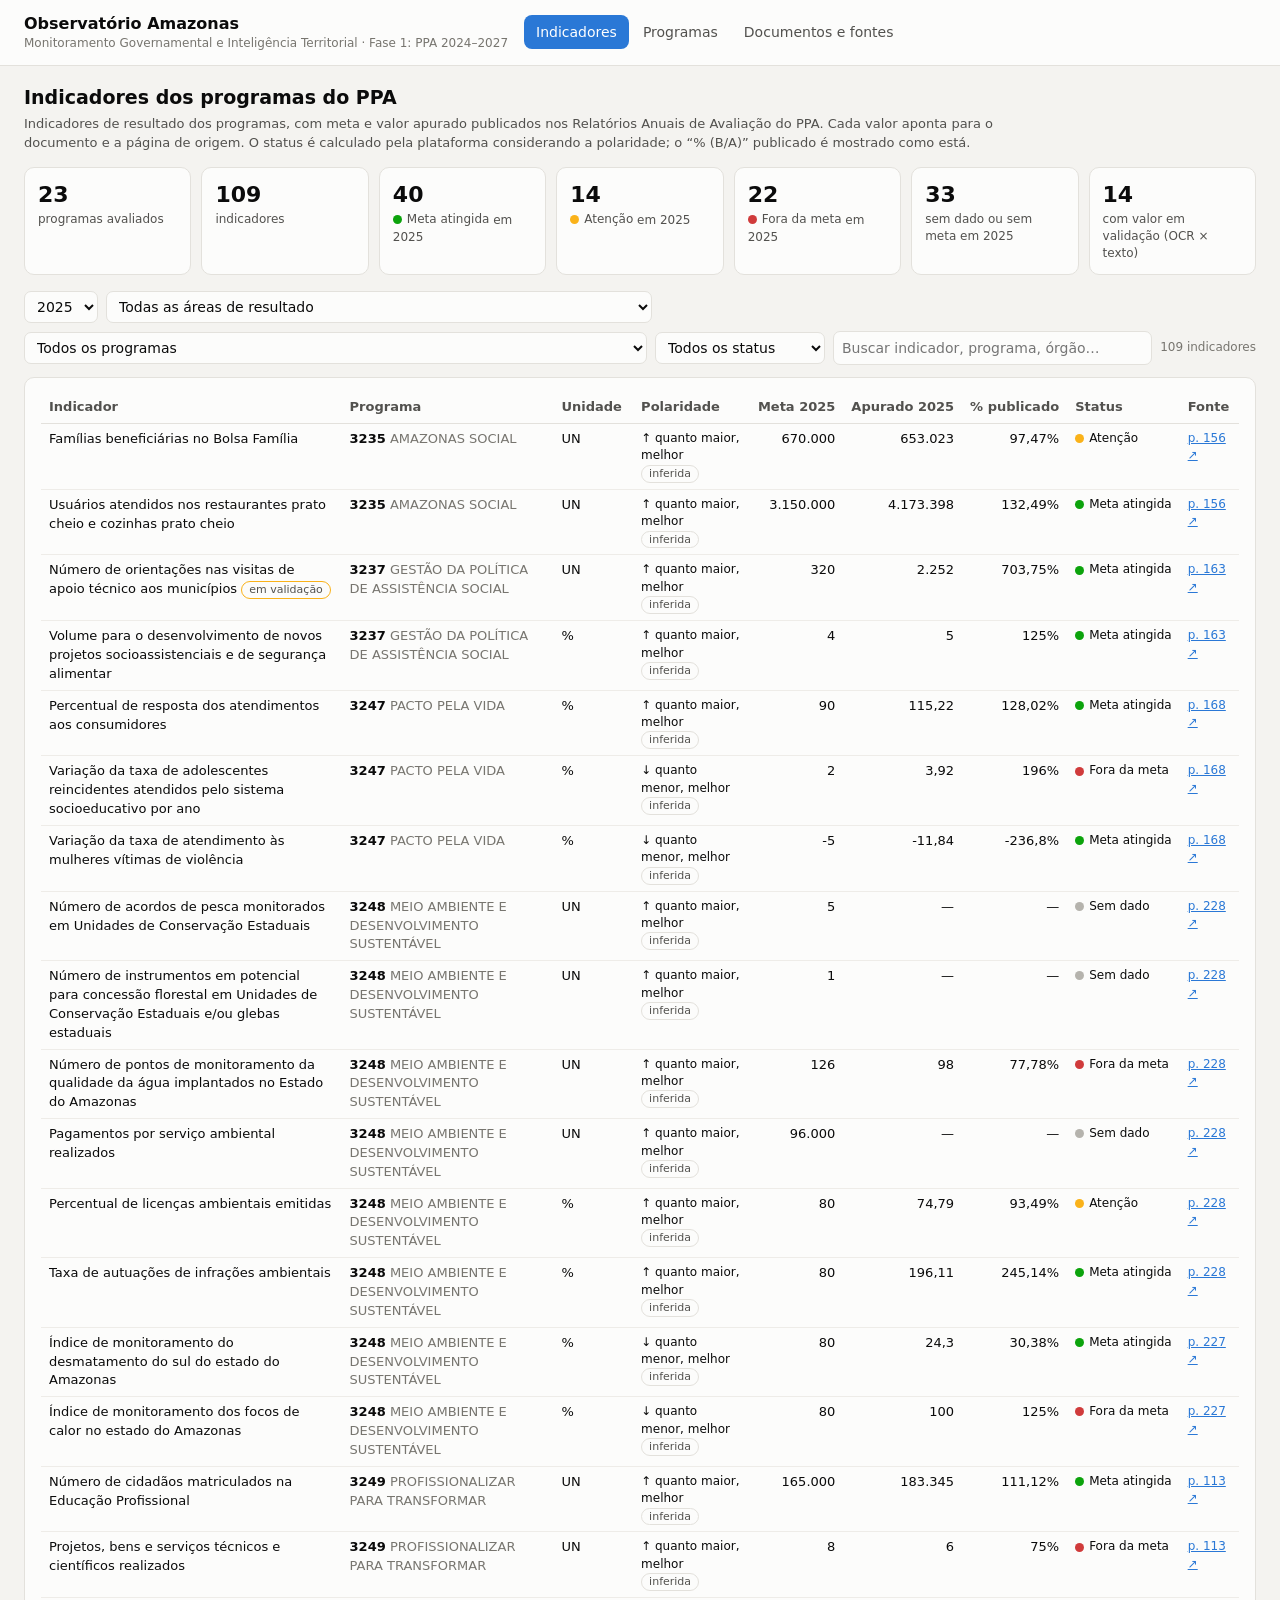
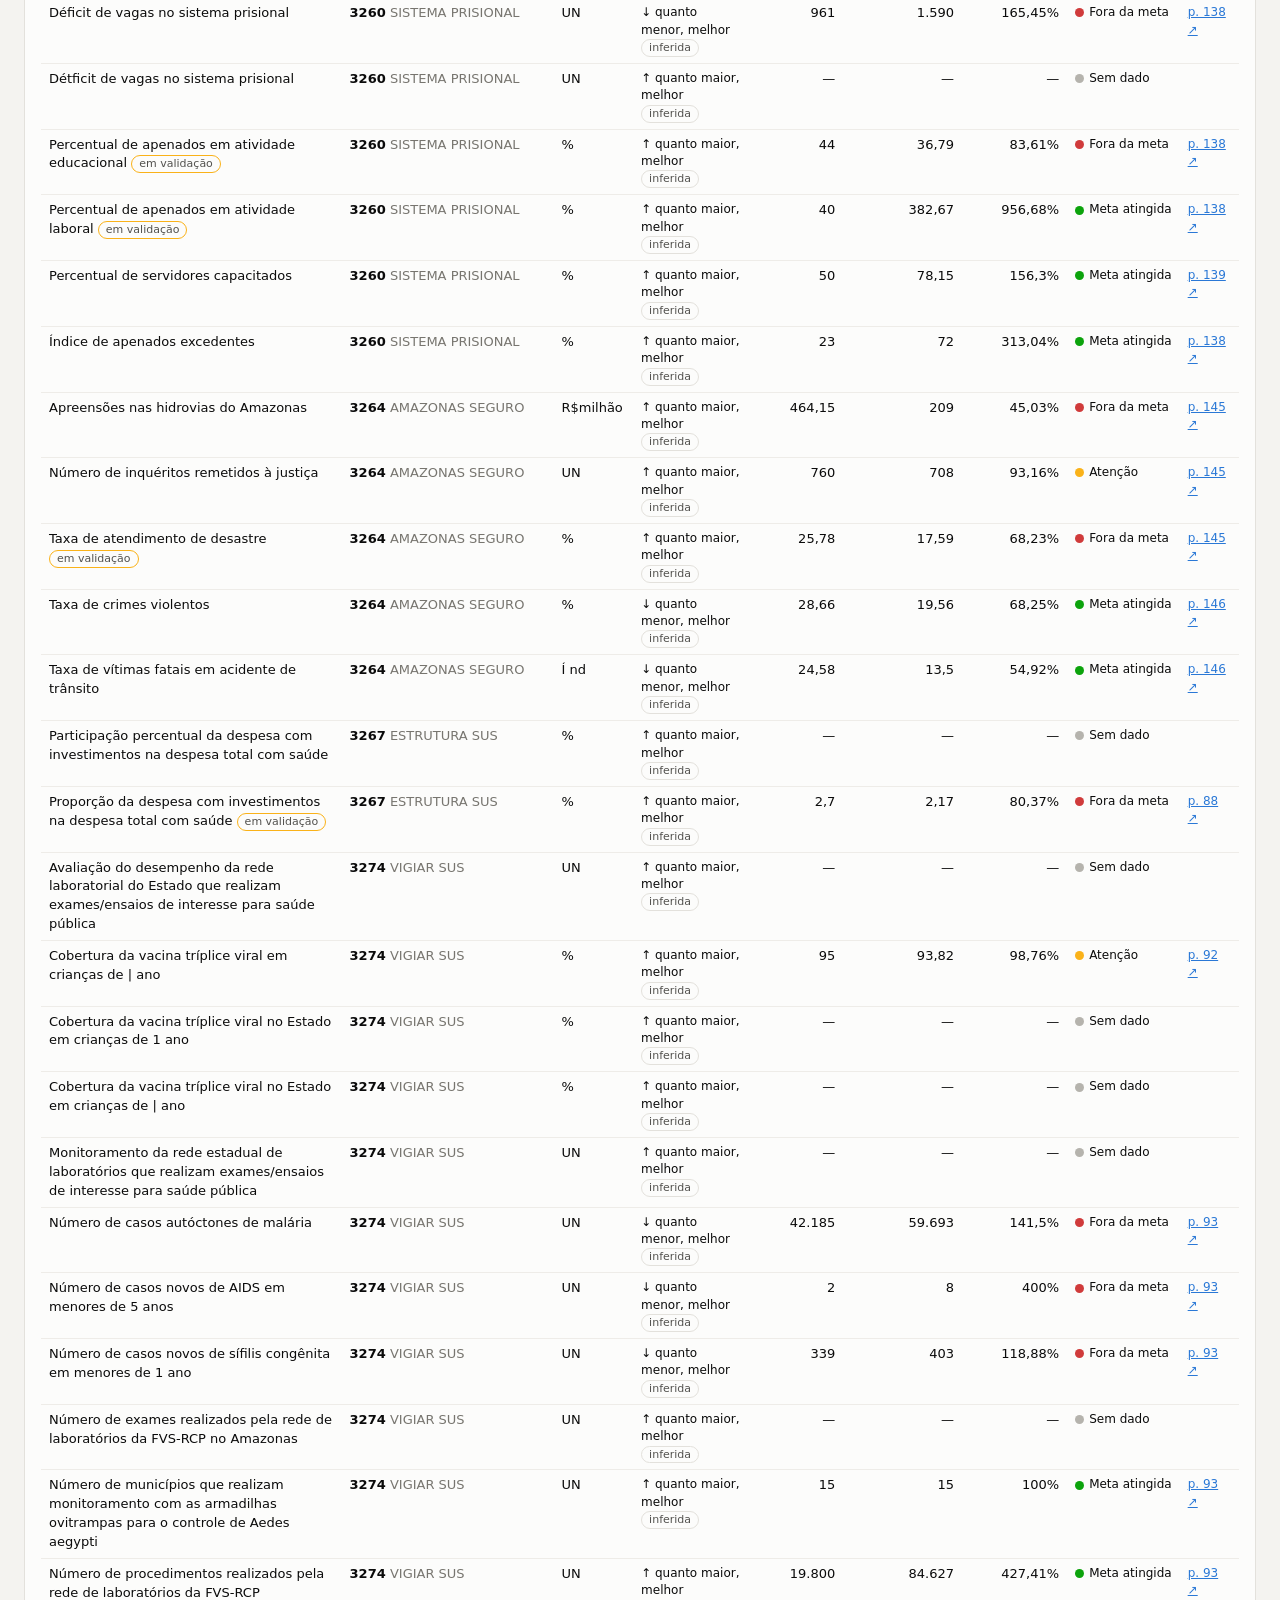
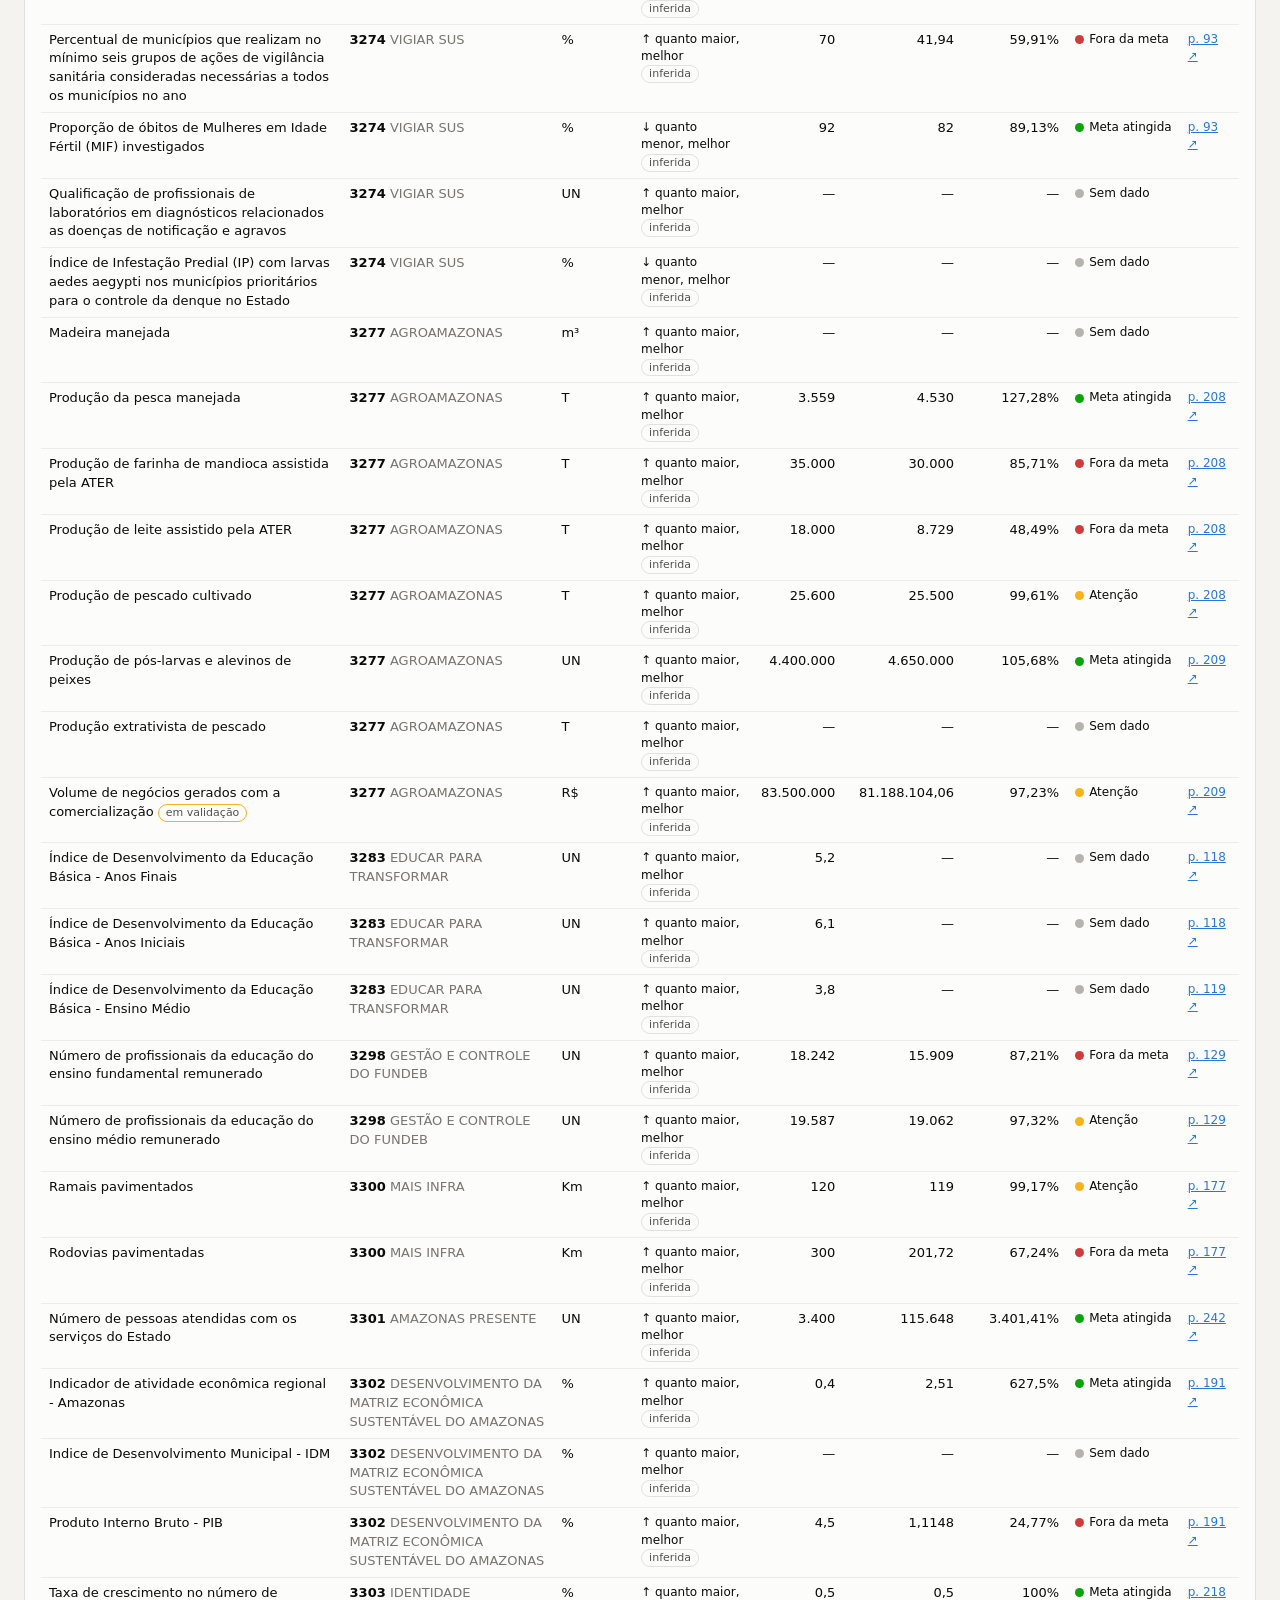
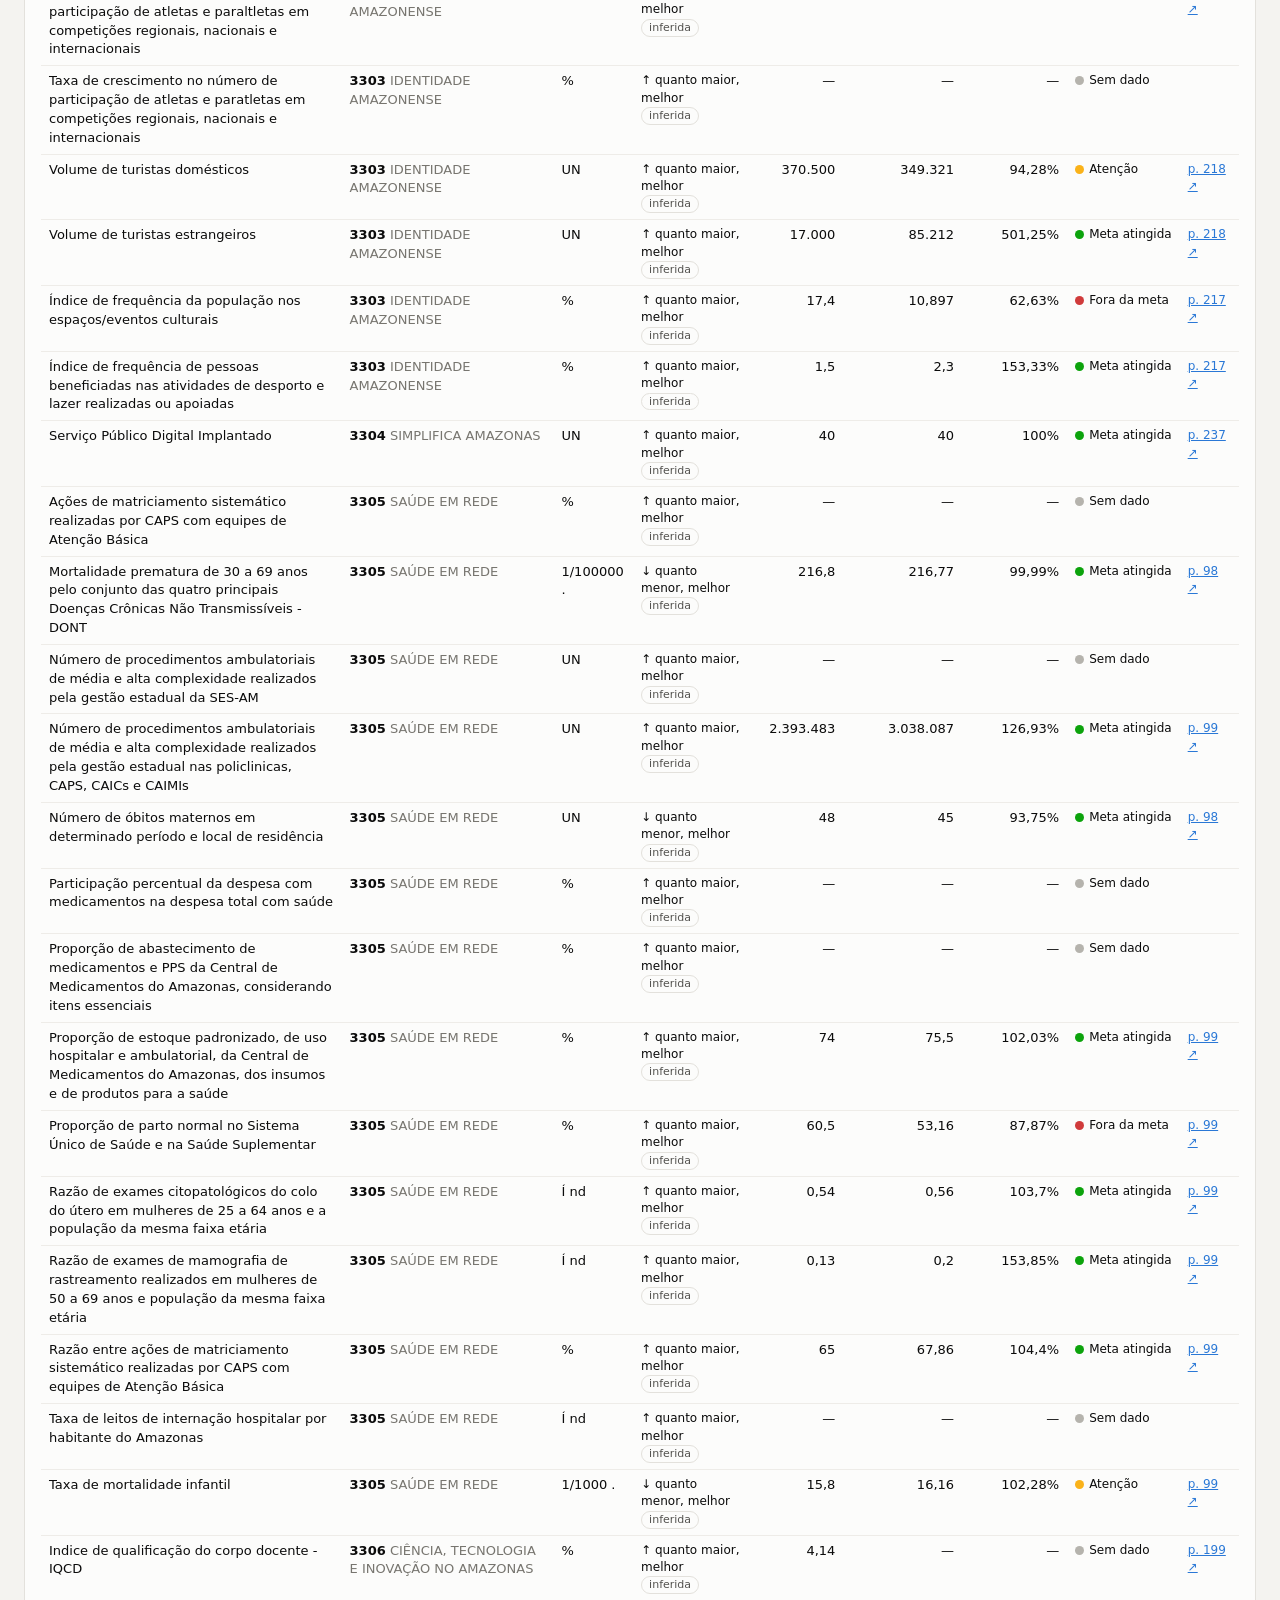
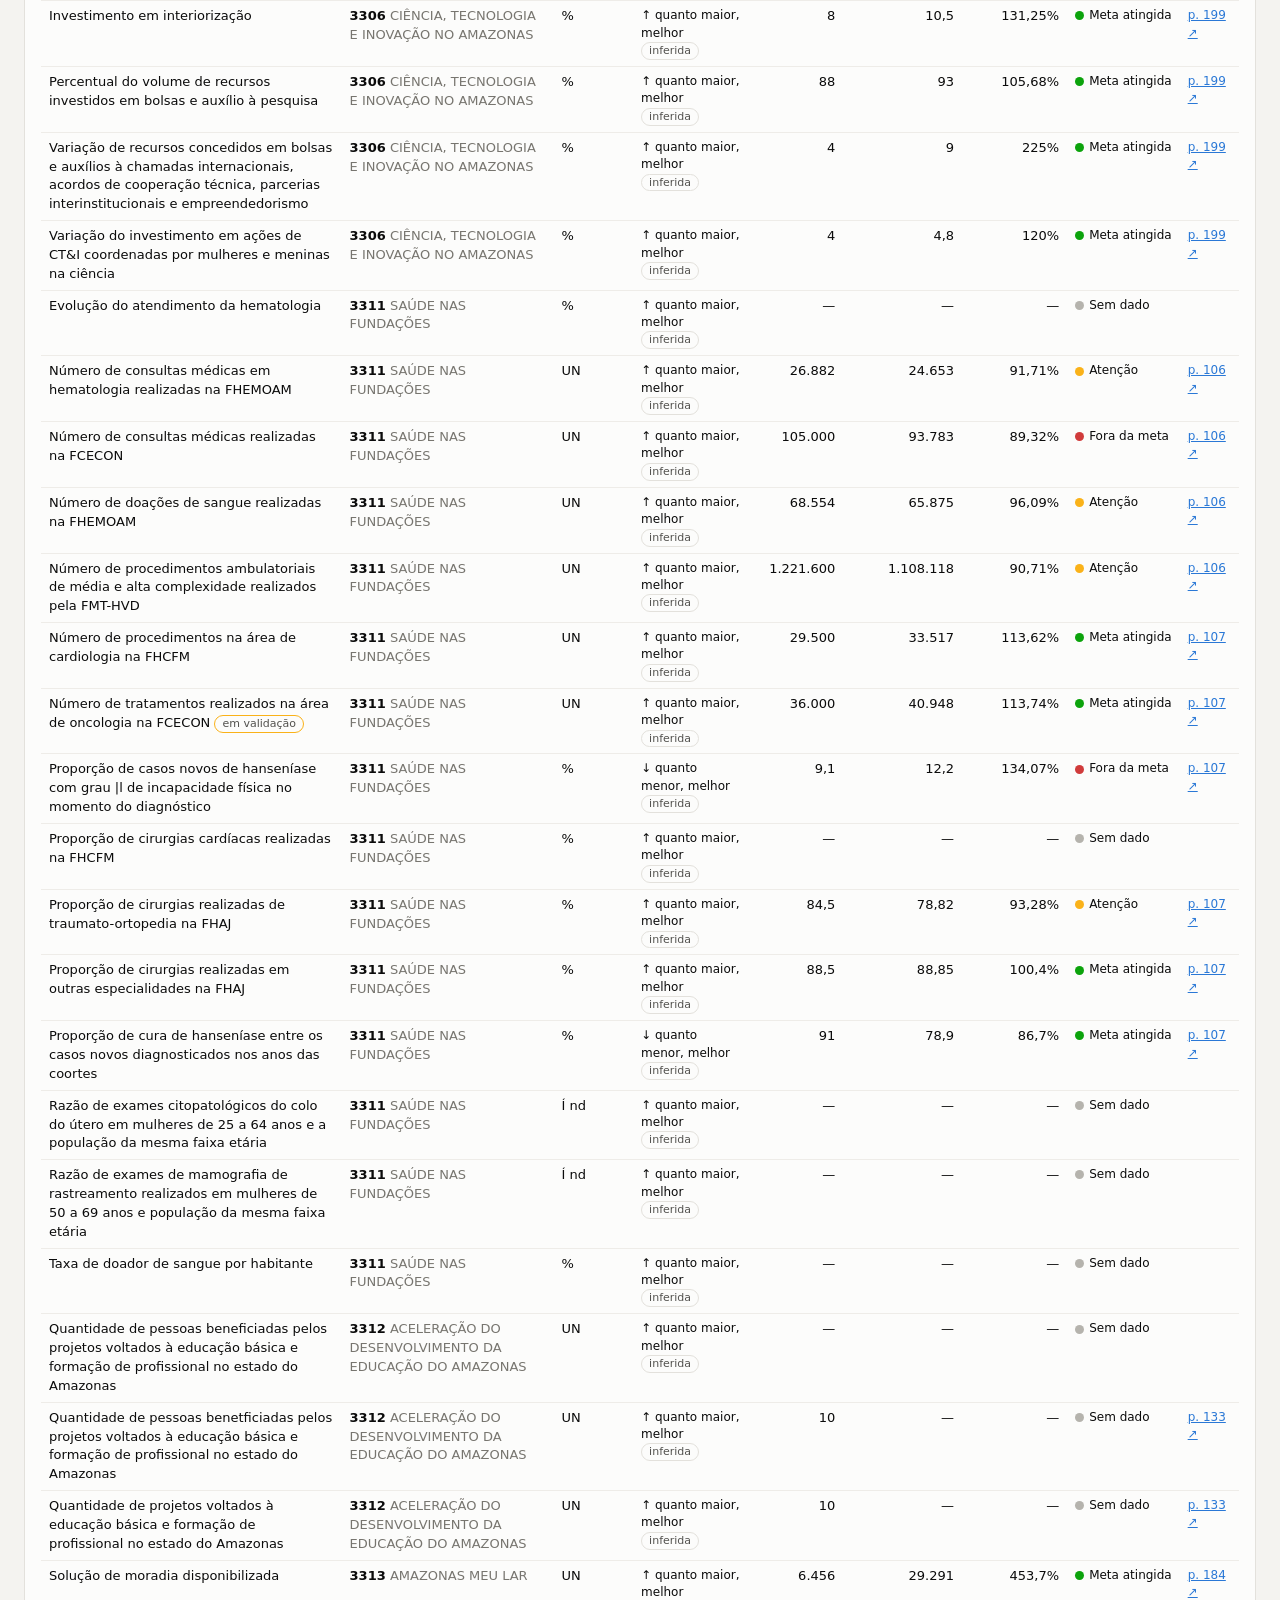
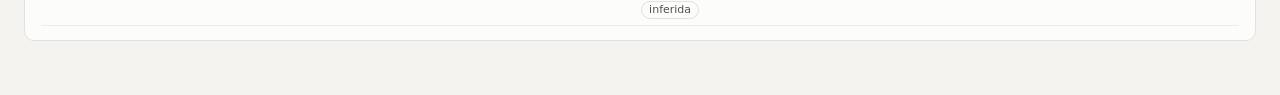
<file: observatorio/index.html>
<!DOCTYPE html>
<html lang="pt-BR">
<head>
<meta charset="utf-8">
<meta name="viewport" content="width=device-width, initial-scale=1">
<title>Observatório Amazonas — PPA 2024–2027</title>
<style>
:root{--bg:#f4f3f0;--surface:#fcfcfb;--line:#e3e1dc;--soft:#eeece8;--ink:#0b0b0b;--ink2:#52514e;--ink3:#77756f;
  --accent:#2a78d6;--meta:#77756f;--good:#0ca30c;--warning:#fab219;--critical:#d03b3b;--nodata:#b5b3ad}
@media (prefers-color-scheme:dark){:root{--bg:#121211;--surface:#1a1a19;--line:#33332f;--soft:#262624;--ink:#f0efec;--ink2:#c3c2b7;--ink3:#97958d;--accent:#3987e5;--meta:#97958d;--nodata:#55544f}}
*{box-sizing:border-box}
body{margin:0;font:14px/1.45 system-ui,-apple-system,"Segoe UI",Roboto,sans-serif;background:var(--bg);color:var(--ink)}
header{background:var(--surface);border-bottom:1px solid var(--line);padding:12px 24px;display:flex;gap:16px;align-items:center;flex-wrap:wrap;position:sticky;top:0;z-index:3}
header h1{font-size:16px;margin:0}header .sub{font-size:12px;color:var(--ink3)}
nav{display:flex;gap:2px;flex-wrap:wrap}nav a{padding:7px 12px;border-radius:8px;color:var(--ink2);text-decoration:none}
nav a[aria-current=page]{background:var(--accent);color:#fff}nav a:hover{background:var(--soft)}
nav a[aria-current=page]:hover{background:var(--accent)}
main{padding:18px 24px 40px;max-width:1500px}
h2{font-size:19px;margin:0 0 4px}h3{font-size:14px;margin:18px 0 8px}
.lead{color:var(--ink2);font-size:13px;margin:0 0 14px;max-width:980px}
.tiles{display:grid;grid-template-columns:repeat(auto-fit,minmax(150px,1fr));gap:10px;margin:10px 0 16px}
.tile{background:var(--surface);border:1px solid var(--line);border-radius:10px;padding:11px 13px}
.tile .v{font-size:22px;font-weight:650;font-variant-numeric:tabular-nums}.tile .l{font-size:12px;color:var(--ink2)}
.card{background:var(--surface);border:1px solid var(--line);border-radius:10px;padding:14px 16px;margin-bottom:14px;overflow-x:auto}
.filters{display:flex;gap:8px;flex-wrap:wrap;align-items:center;margin-bottom:12px}
select,input{font:inherit;color:var(--ink);background:var(--surface);border:1px solid var(--line);border-radius:7px;padding:6px 8px}
input[type=search]{min-width:240px;flex:1;max-width:420px}
table{border-collapse:collapse;width:100%;font-size:13px}
th{text-align:left;font-weight:600;color:var(--ink2);border-bottom:1px solid var(--line);padding:6px 8px;white-space:nowrap}
td{border-bottom:1px solid var(--soft);padding:6px 8px;vertical-align:top}
td.n,th.n{text-align:right;font-variant-numeric:tabular-nums;white-space:nowrap}
tr.click{cursor:pointer}tr.click:hover td{background:var(--soft)}
.muted{color:var(--ink3)}.small{font-size:12px}
.st{display:inline-flex;gap:5px;align-items:center;white-space:nowrap;font-size:12px}
.st i{width:9px;height:9px;border-radius:50%;background:var(--nodata);display:inline-block}
.st.ok i{background:var(--good)}.st.at i{background:var(--warning)}.st.fo i{background:var(--critical)}
.selo{display:inline-block;font-size:11px;padding:0 7px;border-radius:9px;border:1px solid var(--line);color:var(--ink2);white-space:nowrap}
.selo.val{border-color:var(--warning)}
.grid2{display:grid;grid-template-columns:1fr 1fr;gap:14px}
dl{display:grid;grid-template-columns:170px 1fr;gap:4px 12px;margin:0;font-size:13px}dt{color:var(--ink3)}dd{margin:0}
svg text{fill:var(--ink3);font-size:11px}svg .g{stroke:var(--soft)}
.legend{display:flex;gap:14px;font-size:12px;color:var(--ink2);margin-top:4px}
.legend span{display:inline-flex;gap:5px;align-items:center}.legend i{width:12px;height:12px;border-radius:3px;display:inline-block}
a{color:var(--accent)}
.aviso{font-size:12px;color:var(--ink3);margin-top:20px}
@media (max-width:900px){.grid2{grid-template-columns:1fr}dl{grid-template-columns:1fr}main{padding:14px}}
</style>
</head>
<body>
<header>
  <div><h1>Observatório Amazonas</h1><div class="sub">Monitoramento Governamental e Inteligência Territorial · Fase 1: PPA 2024–2027</div></div>
  <nav id="menu"></nav>
</header>
<main id="app"></main>
<script src="dados/ppa.js"></script>
<script>
const P = window.PPA;
const $ = s => document.querySelector(s);
const esc = s => String(s ?? "").replace(/[&<>"]/g, c => ({ "&": "&amp;", "<": "&lt;", ">": "&gt;", '"': "&quot;" }[c]));
const norm = s => String(s ?? "").normalize("NFD").replace(/[̀-ͯ]/g, "").toLowerCase();
const nf = (v, d = 2) => v == null ? "—" : v.toLocaleString("pt-BR", { maximumFractionDigits: d });
const DOC = Object.fromEntries(P.documentos.map(d => [d.id, d]));
const PROG = Object.fromEntries(P.programas.map(p => [p.id, p]));
const AREA = Object.fromEntries(P.areas.map(a => [a.id, a]));
const ANOS = [...new Set(P.indicadores.flatMap(i => i.observacoes.map(o => +o.data_referencia.slice(0, 4))))].sort();
const ST = { meta_atingida: ["Meta atingida", "ok"], atencao: ["Atenção", "at"], fora_da_trajetoria: ["Fora da meta", "fo"],
  sem_dado: ["Sem dado", ""], meta_nao_aplicavel: ["Meta não aplicável", ""] };
const st = s => { const [l, c] = ST[s] || ST.sem_dado; return `<span class="st ${c}"><i></i>${l}</span>`; };
const POL = { maior_melhor: "↑ quanto maior, melhor", menor_melhor: "↓ quanto menor, melhor", faixa: "faixa ideal", indefinida: "indefinida" };
const linkPag = (docId, pag) => DOC[docId] ? `<a href="${esc(DOC[docId].url)}#page=${pag}" target="_blank" rel="noopener" title="${esc(DOC[docId].titulo)}">p. ${pag} ↗</a>` : "";
// o relatório seguinte republica o ano anterior: vale a publicação mais recente (última na lista)
const porAno = i => Object.values(Object.fromEntries(i.observacoes.map(o => [o.data_referencia.slice(0, 4), o])));
const obsAno = (i, ano) => porAno(i).find(o => o.data_referencia.startsWith(ano));
const F = { ano: String(ANOS[ANOS.length - 1]), area: "", prog: "", st: "", q: "" };

function menu(r) {
  $("#menu").innerHTML = [["indicadores", "Indicadores"], ["programas", "Programas"], ["documentos", "Documentos e fontes"]]
    .map(([k, n]) => `<a href="#${k}" ${r === k ? 'aria-current="page"' : ""}>${n}</a>`).join("");
}

// ---------- indicadores ----------
function filtrados() {
  const q = norm(F.q);
  return P.indicadores.filter(i => {
    const p = PROG[i.program_id] || {}, o = obsAno(i, F.ano);
    return (!F.area || p.area_resultado_id === F.area) && (!F.prog || i.program_id === F.prog)
      && (!F.st || (o ? o.status : "sem_dado") === F.st) && (!q || norm(i.nome + " " + p.nome + " " + p.orgao_responsavel).includes(q));
  });
}
function telaIndicadores() {
  const lista = filtrados();
  const cont = s => P.indicadores.filter(i => { const o = obsAno(i, F.ano); return (o ? o.status : "sem_dado") === s; }).length;
  const val = P.indicadores.filter(i => i.observacoes.some(o => o.status_qualidade === "em_validacao")).length;
  return `<h2>Indicadores dos programas do PPA</h2>
  <p class="lead">Indicadores de resultado dos programas, com meta e valor apurado publicados nos Relatórios Anuais de Avaliação do PPA. Cada valor aponta para o documento e a página de origem. O status é calculado pela plataforma considerando a polaridade; o “% (B/A)” publicado é mostrado como está.</p>
  <div class="tiles">
    <div class="tile"><div class="v">${P.programas.length}</div><div class="l">programas avaliados</div></div>
    <div class="tile"><div class="v">${P.indicadores.length}</div><div class="l">indicadores</div></div>
    <div class="tile"><div class="v">${cont("meta_atingida")}</div><div class="l">${st("meta_atingida")} em ${F.ano}</div></div>
    <div class="tile"><div class="v">${cont("atencao")}</div><div class="l">${st("atencao")} em ${F.ano}</div></div>
    <div class="tile"><div class="v">${cont("fora_da_trajetoria")}</div><div class="l">${st("fora_da_trajetoria")} em ${F.ano}</div></div>
    <div class="tile"><div class="v">${cont("sem_dado") + cont("meta_nao_aplicavel")}</div><div class="l">sem dado ou sem meta em ${F.ano}</div></div>
    <div class="tile"><div class="v">${val}</div><div class="l">com valor em validação (OCR × texto)</div></div>
  </div>
  <div class="filters">
    <select id="fano" aria-label="Exercício">${ANOS.map(a => `<option ${F.ano == a ? "selected" : ""}>${a}</option>`).join("")}</select>
    <select id="farea" aria-label="Área de resultado"><option value="">Todas as áreas de resultado</option>${P.areas.map(a => `<option value="${a.id}" ${F.area === a.id ? "selected" : ""}>${esc(a.nome)}</option>`).join("")}</select>
    <select id="fprog" aria-label="Programa"><option value="">Todos os programas</option>${P.programas.filter(p => !F.area || p.area_resultado_id === F.area).map(p => `<option value="${p.id}" ${F.prog === p.id ? "selected" : ""}>${p.codigo} — ${esc(p.nome)}</option>`).join("")}</select>
    <select id="fst" aria-label="Status"><option value="">Todos os status</option>${Object.entries(ST).map(([k, [l]]) => `<option value="${k}" ${F.st === k ? "selected" : ""}>${l}</option>`).join("")}</select>
    <input type="search" id="fq" placeholder="Buscar indicador, programa, órgão…" value="${esc(F.q)}">
    <span class="muted small">${lista.length} indicadores</span>
  </div>
  <div class="card"><table><thead><tr><th>Indicador</th><th>Programa</th><th>Unidade</th><th>Polaridade</th><th class="n">Meta ${F.ano}</th><th class="n">Apurado ${F.ano}</th><th class="n">% publicado</th><th>Status</th><th>Fonte</th></tr></thead><tbody>
  ${lista.map(i => { const p = PROG[i.program_id] || {}, o = obsAno(i, F.ano);
    return `<tr class="click" data-i="${i.id}"><td>${esc(i.nome)}${o && o.status_qualidade === "em_validacao" ? ` <span class="selo val">em validação</span>` : ""}</td>
      <td><b>${esc(p.codigo)}</b> <span class="muted">${esc(p.nome)}</span></td><td>${esc(i.unidade)}</td>
      <td class="small">${POL[i.polaridade]}${i.polaridade_origem === "inferida" ? ' <span class="selo" title="Inferida pelo nome; precisa validação">inferida</span>' : ""}</td>
      <td class="n">${o ? nf(o.meta, 4) : "—"}</td><td class="n">${o ? nf(o.valor, 4) : "—"}</td><td class="n">${o && o.pct_publicado != null ? nf(o.pct_publicado) + "%" : "—"}</td>
      <td>${st(o ? o.status : "sem_dado")}</td><td class="small">${o ? linkPag(o.documento_id, o.pagina) : ""}</td></tr>`; }).join("")}
  </tbody></table></div>`;
}
function posIndicadores() {
  $("#fano").onchange = e => { F.ano = e.target.value; render(); };
  $("#farea").onchange = e => { F.area = e.target.value; F.prog = ""; render(); };
  $("#fprog").onchange = e => { F.prog = e.target.value; render(); };
  $("#fst").onchange = e => { F.st = e.target.value; render(); };
  $("#fq").oninput = e => { F.q = e.target.value; clearTimeout(F.t); F.t = setTimeout(() => { render(); $("#fq").focus(); $("#fq").setSelectionRange(F.q.length, F.q.length); }, 250); };
}

// meta x apurado por exercício (barras agrupadas, um eixo); lacuna quando não há dado
function grafico(i) {
  const obs = porAno(i).filter(o => o.valor != null || o.meta != null);
  if (!obs.length) return `<p class="muted">Sem valores publicados.</p>`;
  const W = 520, H = 200, P = { l: 70, r: 10, t: 12, b: 26 };
  const max = Math.max(...obs.flatMap(o => [o.valor ?? 0, o.meta ?? 0])) * 1.1 || 1;
  const bw = Math.min(46, (W - P.l - P.r) / obs.length / 2.6), gx = (W - P.l - P.r) / obs.length;
  const Y = v => H - P.b - v / max * (H - P.t - P.b);
  let s = `<svg viewBox="0 0 ${W} ${H}" role="img" aria-label="Meta e apurado por exercício: ${esc(i.nome)}">`;
  [0, max / 2, max].forEach(v => s += `<line class="g" x1="${P.l}" x2="${W - P.r}" y1="${Y(v)}" y2="${Y(v)}"/><text x="${P.l - 6}" y="${Y(v) + 4}" text-anchor="end">${nf(v, 2)}</text>`);
  obs.forEach((o, k) => {
    const cx = P.l + gx * k + gx / 2, ano = o.data_referencia.slice(0, 4);
    [[o.meta, "var(--meta)", "Meta", -bw - 1], [o.valor, "var(--accent)", "Apurado", 1]].forEach(([v, cor, nome, dx]) => {
      if (v == null) { s += `<text x="${cx + dx + bw / 2}" y="${H - P.b - 4}" text-anchor="middle">s/d</text>`; return; }
      const y = Y(v), h = H - P.b - y;
      s += `<path d="M${cx + dx},${H - P.b} v${-Math.max(0, h - 4)} q0,-4 4,-4 h${bw - 8} q4,0 4,4 v${Math.max(0, h - 4)} z" fill="${cor}"><title>${nome} ${ano}: ${nf(v, 4)} ${esc(i.unidade)}</title></path>`;
    });
    s += `<text x="${cx}" y="${H - 8}" text-anchor="middle">${ano}</text>`;
  });
  return s + `</svg><div class="legend"><span><i style="background:var(--meta)"></i>Meta (previsto)</span><span><i style="background:var(--accent)"></i>Apurado</span></div>`;
}
function telaIndicador(id) {
  const i = P.indicadores.find(x => x.id === id);
  if (!i) return `<p>Indicador não encontrado. <a href="#indicadores">Voltar</a></p>`;
  const p = PROG[i.program_id] || {};
  const ult = porAno(i).filter(o => o.valor != null).slice(-1)[0];
  return `<p><a href="#indicadores">← indicadores</a></p><h2>${esc(i.nome)}</h2>
  <p class="lead">${esc(p.codigo)} — ${esc(p.nome)} · ${esc(p.orgao_responsavel || "")} · área: ${esc((AREA[p.area_resultado_id] || {}).nome || "—")}</p>
  <div class="tiles">
    <div class="tile"><div class="v">${ult ? nf(ult.valor, 4) : "—"}</div><div class="l">último valor apurado${ult ? ` (${ult.data_referencia.slice(0, 4)})` : ""} · ${esc(i.unidade)}</div></div>
    <div class="tile"><div class="v">${ult ? nf(ult.meta, 4) : "—"}</div><div class="l">meta do mesmo exercício</div></div>
    <div class="tile"><div class="v">${ult && ult.meta != null ? (ult.valor - ult.meta > 0 ? "+" : "") + nf(ult.valor - ult.meta, 4) : "—"}</div><div class="l">diferença absoluta (apurado − meta)</div></div>
    <div class="tile"><div class="v" style="font-size:16px">${st(ult ? ult.status : "sem_dado")}</div><div class="l">status calculado (polaridade ${i.polaridade_origem})</div></div>
  </div>
  <div class="grid2"><div class="card"><h3 style="margin-top:0">Meta × apurado por exercício</h3>${grafico(i)}</div>
  <div class="card"><h3 style="margin-top:0">Ficha</h3><dl>
    <dt>Unidade</dt><dd>${esc(i.unidade)}</dd><dt>Periodicidade</dt><dd>${esc(i.periodicidade)}</dd>
    <dt>Polaridade</dt><dd>${POL[i.polaridade]} <span class="selo">${i.polaridade_origem}</span></dd>
    <dt>Tipo</dt><dd>Indicador de programa (resultado)</dd>
    <dt>Fórmula</dt><dd class="muted">Não publicada no relatório de avaliação (pendente: anexos do PPA)</dd>
    <dt>Objetivo do programa</dt><dd>${esc(p.objetivo || "—")}</dd><dt>Público-alvo</dt><dd>${esc(p.publico_alvo || "—")}</dd>
    <dt>ODS</dt><dd>${esc(p.ods || "—")}</dd></dl></div></div>
  <div class="card"><h3 style="margin-top:0">Linha do tempo das publicações</h3><table><thead><tr><th>Exercício</th><th class="n">Meta</th><th class="n">Apurado</th><th class="n">% publicado</th><th>Status</th><th>Selo</th><th>Documento</th><th>Página</th></tr></thead><tbody>
  ${i.observacoes.map(o => `<tr><td>${o.data_referencia.slice(0, 4)}</td><td class="n">${nf(o.meta, 4)}</td><td class="n">${nf(o.valor, 4)}</td><td class="n">${o.pct_publicado_original || "—"}</td><td>${st(o.status)}</td>
    <td><span class="selo ${o.status_qualidade === "em_validacao" ? "val" : ""}">${o.status_qualidade === "em_validacao" ? "em validação" : "extraído de documento"}</span></td>
    <td class="small">${esc((DOC[o.documento_id] || {}).titulo)}</td><td>${linkPag(o.documento_id, o.pagina)}</td></tr>`).join("")}</tbody></table>
  <p class="aviso">Valores originais preservados como publicados. Ausência de dado é mostrada como “—”, nunca como zero. Status: maior é melhor → atingida se apurado ≥ meta, atenção até 10% abaixo; menor é melhor → atingida se apurado ≤ meta, atenção até 10% acima.</p></div>`;
}

// ---------- programas ----------
function telaProgramas() {
  return `<h2>Programas avaliados</h2><p class="lead">Programas do PPA 2024–2027 presentes nos relatórios de avaliação, agrupados por área de resultado. Atributos descritivos vêm do relatório mais recente.</p>`
    + P.areas.map(a => `<div class="card"><h3 style="margin-top:0">${esc(a.nome)}</h3><table><thead><tr><th>Programa</th><th>Órgão responsável</th><th>Tipo · abrangência</th><th>Objetivo</th><th class="n">Indicadores</th><th>Fonte</th></tr></thead><tbody>`
      + P.programas.filter(p => p.area_resultado_id === a.id).map(p => `<tr class="click" data-go="#indicadores" data-prog="${p.id}"><td><b>${p.codigo}</b> ${esc(p.nome)}</td><td>${esc(p.orgao_responsavel || "—")}${p.orgaos_participantes ? `<div class="muted small">${esc(p.orgaos_participantes)}</div>` : ""}</td>
        <td class="small">${esc(p.tipo || "—")} · ${esc(p.abrangencia || "—")}</td><td class="small">${esc((p.objetivo || "—").slice(0, 260))}${(p.objetivo || "").length > 260 ? "…" : ""}</td>
        <td class="n">${P.indicadores.filter(i => i.program_id === p.id).length}</td><td class="small">${linkPag(p.documento_id, p.pagina)}</td></tr>`).join("") + `</tbody></table></div>`).join("");
}

// ---------- documentos ----------
function telaDocumentos() {
  return `<h2>Documentos e fontes</h2><p class="lead">Catálogo documental (camada bronze): cada arquivo oficial é guardado sem alterações, com hash SHA-256. Versões do PPA e execuções de ingestão ficam registradas.</p>
  <div class="card"><h3 style="margin-top:0">Versões do PPA</h3><table><thead><tr><th>Versão</th><th>Instrumento legal</th><th>Vigência</th><th>Status</th></tr></thead><tbody>
  ${P.ppa_versions.map(v => `<tr><td>${esc(v.nome)}</td><td>${esc(v.instrumento_legal)}</td><td>${v.vigencia_inicial} a ${v.vigencia_final}</td><td>${esc(v.status)}</td></tr>`).join("")}</tbody></table>
  <p class="aviso">As metas de 2026–2027 da Lei nº 7.978/2025 ainda não foram extraídas: próxima etapa.</p></div>
  <div class="card"><h3 style="margin-top:0">Documentos</h3><table><thead><tr><th>Documento</th><th>Tipo</th><th class="n">Páginas</th><th class="n">MB</th><th>SHA-256</th><th>Ingestão</th></tr></thead><tbody>
  ${P.documentos.map(d => `<tr><td><a href="${esc(d.url)}" target="_blank" rel="noopener">${esc(d.titulo)} ↗</a></td><td>${esc(d.tipo)}</td><td class="n">${d.paginas}</td><td class="n">${nf(d.bytes / 1e6, 1)}</td><td class="small"><code title="${d.sha256}">${d.sha256.slice(0, 16)}…</code></td><td class="small">${esc((d.data_ingestao || "").slice(0, 10))}</td></tr>`).join("")}</tbody></table></div>
  <div class="card"><h3 style="margin-top:0">Execuções de ingestão</h3><table><thead><tr><th>Fonte</th><th>Data/hora</th><th class="n">Recebidos</th><th class="n">Aceitos</th><th class="n">Rejeitados</th><th>Status</th></tr></thead><tbody>
  ${P.ingestoes.map(r => `<tr><td>${esc(r.fonte)}</td><td class="small">${esc(r.data_hora)}</td><td class="n">${r.registros_recebidos}</td><td class="n">${r.registros_aceitos}</td><td class="n">${r.registros_rejeitados}</td><td>${esc(r.status)}</td></tr>`).join("")}</tbody></table>
  <p class="aviso">Base gerada em ${esc(P.gerado_em)}. Método: tabelas lidas por OCR (Tesseract, português, 300 dpi) e conferidas com a camada de texto do PDF; divergências ficam “em validação”.</p></div>`;
}

function render() {
  const [r, id] = (location.hash.slice(1) || "indicadores").split("/");
  menu(r === "indicador" ? "indicadores" : r);
  const app = $("#app");
  if (r === "indicador") app.innerHTML = telaIndicador(decodeURIComponent(id));
  else if (r === "programas") app.innerHTML = telaProgramas();
  else if (r === "documentos") app.innerHTML = telaDocumentos();
  else { app.innerHTML = telaIndicadores(); posIndicadores(); }
  app.querySelectorAll("tr[data-i]").forEach(tr => tr.onclick = () => location.hash = "#indicador/" + encodeURIComponent(tr.dataset.i));
  app.querySelectorAll("tr[data-prog]").forEach(tr => tr.onclick = () => { F.prog = tr.dataset.prog; F.area = (PROG[F.prog] || {}).area_resultado_id || ""; location.hash = "#indicadores"; });
  window.scrollTo(0, 0);
}
window.onhashchange = render;
render();
</script>
</body>
</html>
</file>
